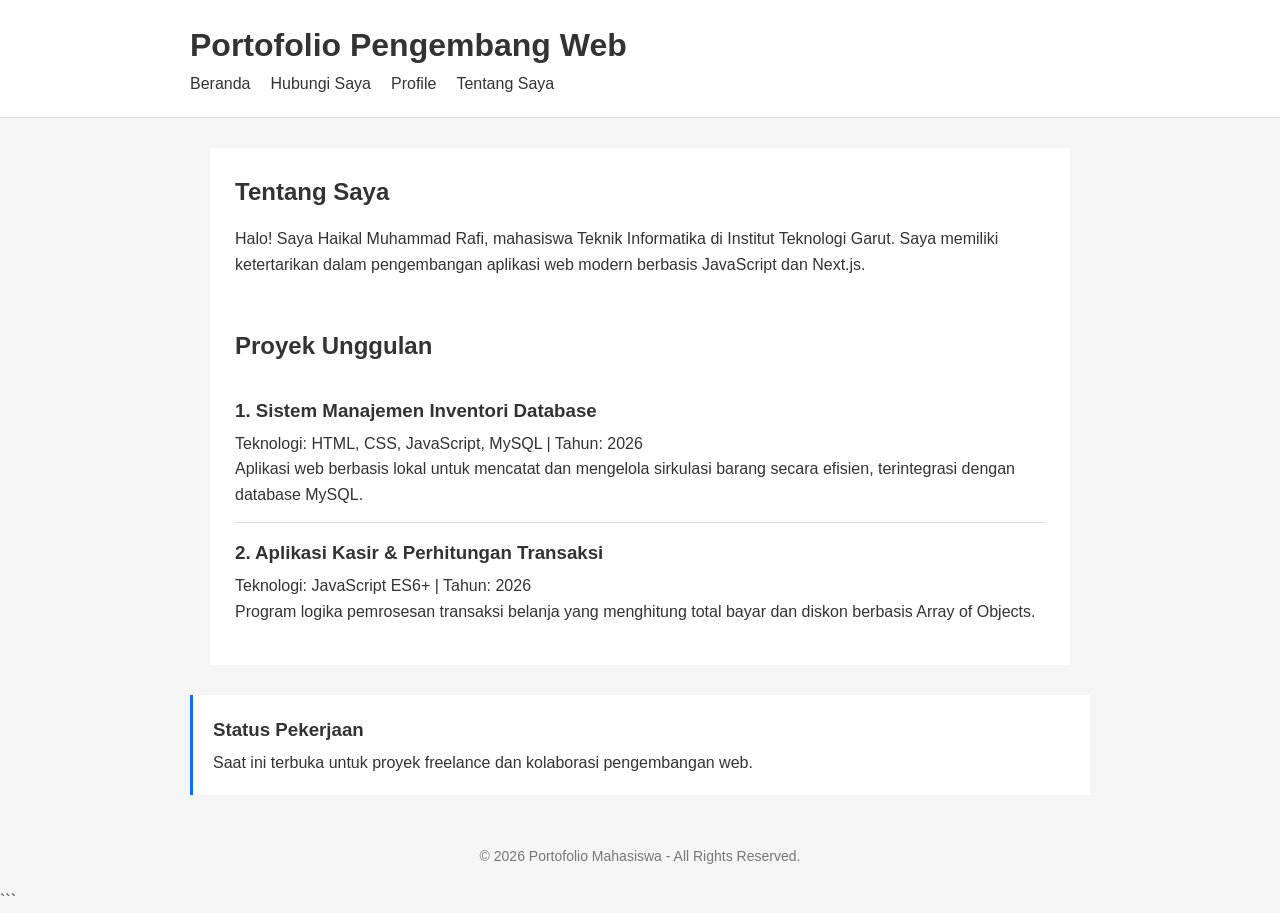
<file: index.html>
<!DOCTYPE html>
<html lang="id">
<head>
    <link rel="stylesheet" href="style.css" />
    <meta charset="UTF-8">
    <meta name="viewport" content="width=device-width, initial-scale=1.0">
    <title>Modul 2 - Web Portofolio Mahasiswa</title>
</head>
<body>

    <header>
        <h1>Portofolio Pengembang Web</h1>

        <nav>
            <ul>
                <li><a href="index.html">Beranda</a></li>
                <li><a href="kontak.html">Hubungi Saya</a></li>
                <li><a href="profile.html">Profile</a></li>
                <li><a href="aboutme.html">Tentang Saya</a></li>
            </ul>
        </nav>
    </header>

    <hr>

    <main>
        <section id="tentang">
            <h2>Tentang Saya</h2>

            <p>
                Halo! Saya Haikal Muhammad Rafi, mahasiswa Teknik Informatika di
                Institut Teknologi Garut. Saya memiliki ketertarikan
                dalam pengembangan aplikasi web modern berbasis
                JavaScript dan Next.js.
            </p>
        </section>

        <hr>

        <section id="proyek">
            <h2>Proyek Unggulan</h2>

            <article>
                <header>
                    <h3>1. Sistem Manajemen Inventori Database</h3>

                    <p>
                        Teknologi: HTML, CSS, JavaScript, MySQL |
                        Tahun: <time datetime="2026">2026</time>
                    </p>
                </header>

                <p>
                    Aplikasi web berbasis lokal untuk mencatat dan
                    mengelola sirkulasi barang secara efisien,
                    terintegrasi dengan database MySQL.
                </p>
            </article>

            <article>
                <header>
                    <h3>2. Aplikasi Kasir &amp; Perhitungan Transaksi</h3>

                    <p>
                        Teknologi: JavaScript ES6+ |
                        Tahun: <time datetime="2026">2026</time>
                    </p>
                </header>

                <p>
                    Program logika pemrosesan transaksi belanja yang
                    menghitung total bayar dan diskon berbasis
                    Array of Objects.
                </p>
            </article>
        </section>
    </main>

    <hr>

    <aside>
        <h3>Status Pekerjaan</h3>

        <p>
            Saat ini terbuka untuk proyek freelance dan kolaborasi
            pengembangan web.
        </p>
    </aside>

    <hr>

    <footer>
        <p>
            &copy; 2026 Portofolio Mahasiswa - All Rights Reserved.
        </p>
    </footer>

</body>
</html>
```
</file>
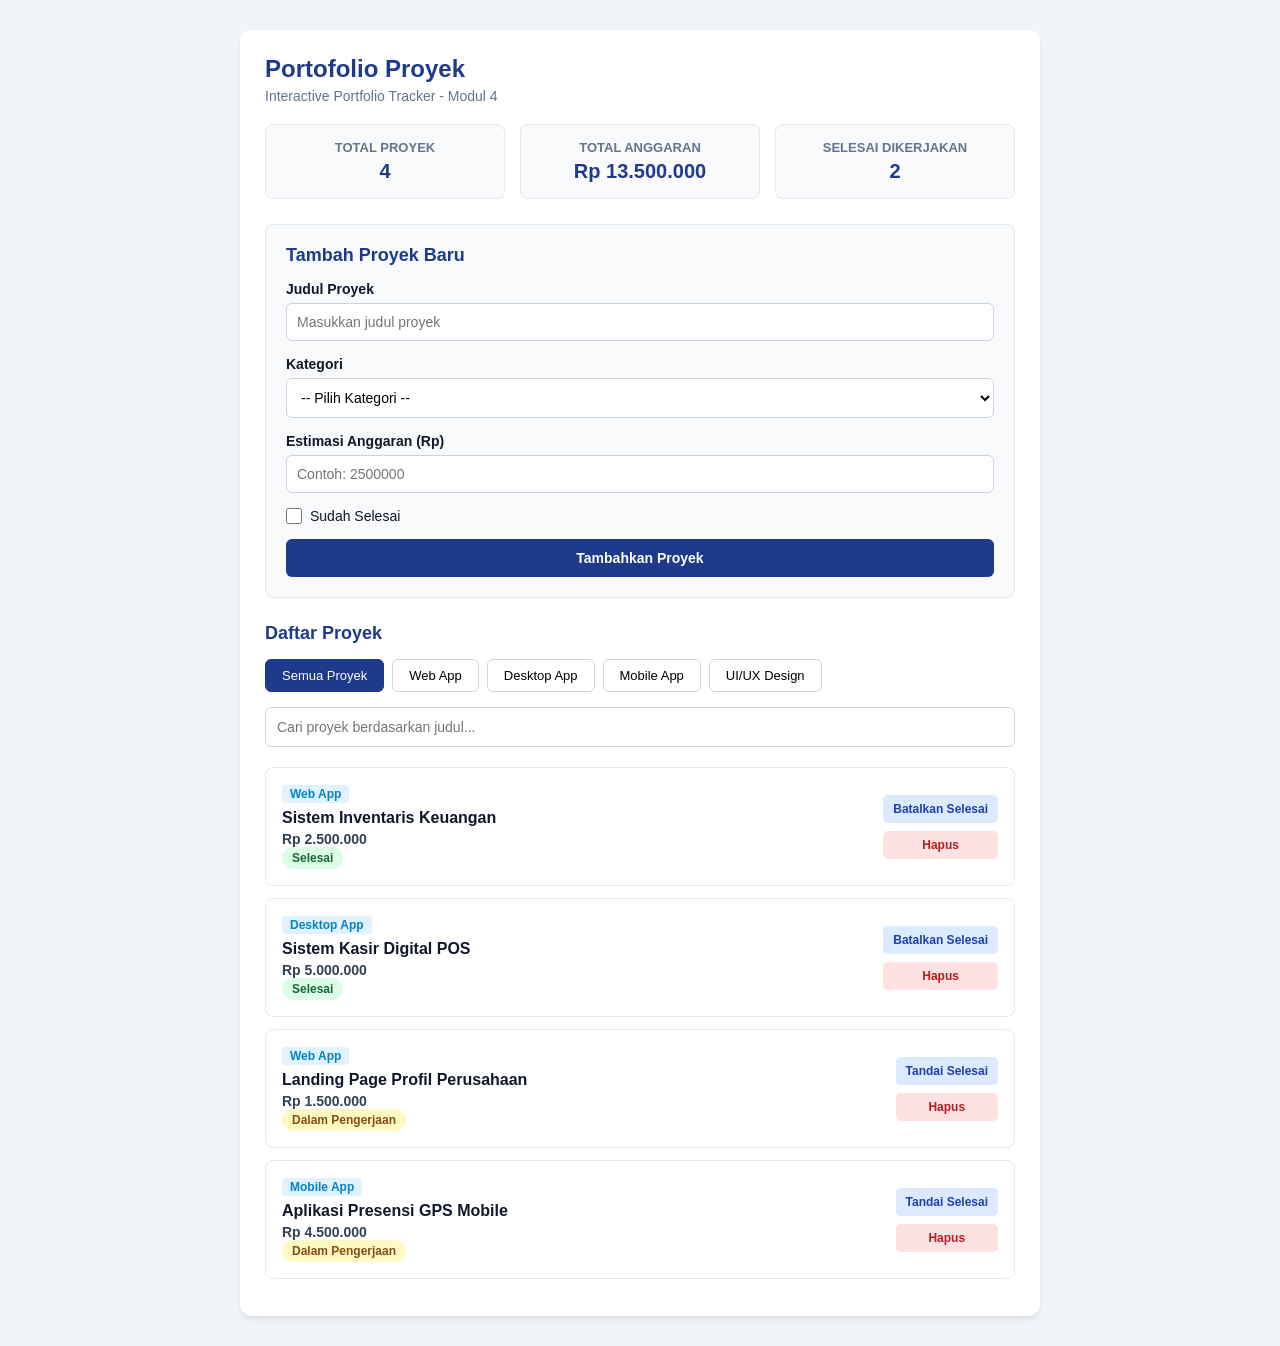
<file: pertemuan4/index.html>
<!doctype html>
<html lang="id">
  <head>
    <meta charset="UTF-8" />
    <meta name="viewport" content="width=device-width, initial-scale=1.0" />
    <title>Interactive Portfolio Tracker</title>

    <style>
      * {
        box-sizing: border-box;
        margin: 0;
        padding: 0;
        font-family: "Segoe UI", Tahoma, Geneva, sans-serif;
      }

      body {
        background-color: #f1f5f9;
        color: #0f172a;
        padding: 30px 15px;
      }

      .container {
        max-width: 800px;
        margin: 0 auto;
        background: #ffffff;
        border-radius: 12px;
        padding: 25px;
        box-shadow: 0 4px 6px -1px rgba(0, 0, 0, 0.1);
      }

      h1 {
        color: #1e3a8a;
        font-size: 24px;
        margin-bottom: 5px;
      }

      .subtitle {
        color: #64748b;
        margin-bottom: 20px;
        font-size: 14px;
      }

      h2 {
        font-size: 18px;
        color: #1e3a8a;
        margin-bottom: 15px;
      }

      .stats-grid {
        display: grid;
        grid-template-columns: repeat(auto-fit, minmax(180px, 1fr));
        gap: 15px;
        margin-bottom: 25px;
      }

      .stat-card {
        background: #f8fafc;
        border: 1px solid #e2e8f0;
        border-radius: 8px;
        padding: 15px;
        text-align: center;
      }

      .stat-card h3 {
        font-size: 13px;
        color: #64748b;
        text-transform: uppercase;
        margin-bottom: 5px;
      }

      .stat-card p {
        font-size: 20px;
        font-weight: bold;
        color: #1e3a8a;
      }

      .form-section {
        background: #f8fafc;
        border: 1px solid #e2e8f0;
        border-radius: 8px;
        padding: 20px;
        margin-bottom: 25px;
      }

      .form-group {
        margin-bottom: 15px;
      }

      .form-group label {
        display: block;
        margin-bottom: 6px;
        font-size: 14px;
        font-weight: 600;
      }

      .form-group input,
      .form-group select {
        width: 100%;
        padding: 10px;
        border: 1px solid #cbd5e1;
        border-radius: 6px;
        font-size: 14px;
        background: #ffffff;
      }

      .form-group input:focus,
      .form-group select:focus {
        outline: 2px solid #93c5fd;
        border-color: #2563eb;
      }

      .checkbox-group {
        display: flex;
        align-items: center;
        gap: 8px;
        margin-bottom: 15px;
        font-size: 14px;
      }

      .checkbox-group input {
        width: 16px;
        height: 16px;
      }

      .btn-primary {
        width: 100%;
        padding: 11px;
        background: #1e3a8a;
        color: white;
        border: none;
        border-radius: 6px;
        font-size: 14px;
        font-weight: 600;
        cursor: pointer;
      }

      .btn-primary:hover {
        background: #1d4ed8;
      }

      .filter-group {
        display: flex;
        gap: 8px;
        margin-bottom: 15px;
        flex-wrap: wrap;
      }

      .btn-filter {
        padding: 8px 16px;
        border: 1px solid #cbd5e1;
        background: #ffffff;
        border-radius: 6px;
        cursor: pointer;
        font-size: 13px;
        font-weight: 500;
        transition: all 0.2s;
      }

      .btn-filter.active,
      .btn-filter:hover {
        background: #1e3a8a;
        color: #ffffff;
        border-color: #1e3a8a;
      }

      .search-group {
        margin-bottom: 20px;
      }

      .search-group input {
        width: 100%;
        padding: 11px;
        border: 1px solid #cbd5e1;
        border-radius: 6px;
        font-size: 14px;
      }

      .project-card {
        border: 1px solid #e2e8f0;
        border-radius: 8px;
        padding: 16px;
        margin-bottom: 12px;
        display: flex;
        justify-content: space-between;
        align-items: center;
        gap: 15px;
        background: #ffffff;
        transition: transform 0.15s ease;
      }

      .project-card:hover {
        transform: translateY(-2px);
        box-shadow: 0 4px 6px rgba(0, 0, 0, 0.05);
      }

      .project-info {
        min-width: 0;
      }

      .project-info h4 {
        font-size: 16px;
        color: #0f172a;
        margin-bottom: 4px;
        overflow-wrap: anywhere;
      }

      .project-category {
        display: inline-block;
        font-size: 12px;
        color: #0284c7;
        background: #e0f2fe;
        padding: 2px 8px;
        border-radius: 4px;
        margin-bottom: 6px;
        font-weight: 600;
      }

      .project-budget {
        font-size: 14px;
        color: #334155;
        font-weight: 600;
      }

      .badge {
        display: inline-block;
        padding: 4px 10px;
        border-radius: 20px;
        font-size: 12px;
        font-weight: 600;
        white-space: nowrap;
      }

      .badge-success {
        background: #dcfce7;
        color: #166534;
      }

      .badge-pending {
        background: #fef9c3;
        color: #854d0e;
      }

      .project-actions {
        display: flex;
        flex-direction: column;
        gap: 8px;
        flex-shrink: 0;
      }

      .btn-action {
        padding: 7px 10px;
        border: none;
        border-radius: 5px;
        cursor: pointer;
        font-size: 12px;
        font-weight: 600;
      }

      .btn-status {
        background: #dbeafe;
        color: #1e40af;
      }

      .btn-delete {
        background: #fee2e2;
        color: #b91c1c;
      }

      .empty-message {
        text-align: center;
        color: #64748b;
        padding: 20px;
      }

      @media (max-width: 480px) {
        .container {
          padding: 18px;
        }

        .project-card {
          align-items: flex-start;
        }

        .project-actions {
          max-width: 115px;
        }

        .btn-filter {
          padding: 8px 10px;
        }
      }
    </style>
  </head>

  <body>
    <div class="container">
      <h1>Portofolio Proyek</h1>
      <p class="subtitle">Interactive Portfolio Tracker - Modul 4</p>

      <!-- Kartu Ringkasan Statistik -->
      <div class="stats-grid">
        <div class="stat-card">
          <h3>Total Proyek</h3>
          <p id="stat-total-projects">0</p>
        </div>

        <div class="stat-card">
          <h3>Total Anggaran</h3>
          <p id="stat-total-budget">Rp 0</p>
        </div>

        <div class="stat-card">
          <h3>Selesai Dikerjakan</h3>
          <p id="stat-completed-projects">0</p>
        </div>
      </div>

      <!-- Form Input Proyek Dinamis -->
      <section class="form-section">
        <h2>Tambah Proyek Baru</h2>

        <form id="project-form">
          <div class="form-group">
            <label for="project-title">Judul Proyek</label>
            <input
              type="text"
              id="project-title"
              placeholder="Masukkan judul proyek"
              required />
          </div>

          <div class="form-group">
            <label for="project-category">Kategori</label>
            <select id="project-category" required>
              <option value="">-- Pilih Kategori --</option>
              <option value="Web App">Web App</option>
              <option value="Mobile App">Mobile App</option>
              <option value="Desktop App">Desktop App</option>
              <option value="UI/UX Design">UI/UX Design</option>
            </select>
          </div>

          <div class="form-group">
            <label for="project-budget">Estimasi Anggaran (Rp)</label>
            <input
              type="number"
              id="project-budget"
              placeholder="Contoh: 2500000"
              min="1"
              step="1"
              required />
          </div>

          <div class="checkbox-group">
            <input type="checkbox" id="project-completed" />
            <label for="project-completed">Sudah Selesai</label>
          </div>

          <button type="submit" class="btn-primary">Tambahkan Proyek</button>
        </form>
      </section>

      <!-- Filter Kategori -->
      <h2>Daftar Proyek</h2>

      <div class="filter-group">
        <button type="button" class="btn-filter active" data-category="Semua">
          Semua Proyek
        </button>

        <button type="button" class="btn-filter" data-category="Web App">
          Web App
        </button>

        <button type="button" class="btn-filter" data-category="Desktop App">
          Desktop App
        </button>

        <button type="button" class="btn-filter" data-category="Mobile App">
          Mobile App
        </button>

        <button type="button" class="btn-filter" data-category="UI/UX Design">
          UI/UX Design
        </button>
      </div>

      <!-- Pencarian Real-Time -->
      <div class="search-group">
        <input
          type="search"
          id="search-input"
          placeholder="Cari proyek berdasarkan judul..."
          aria-label="Cari proyek berdasarkan judul" />
      </div>

      <!-- Kontainer Daftar Proyek -->
      <div id="project-list"></div>
    </div>

    <script src="main.js"></script>
  </body>
</html>
</file>
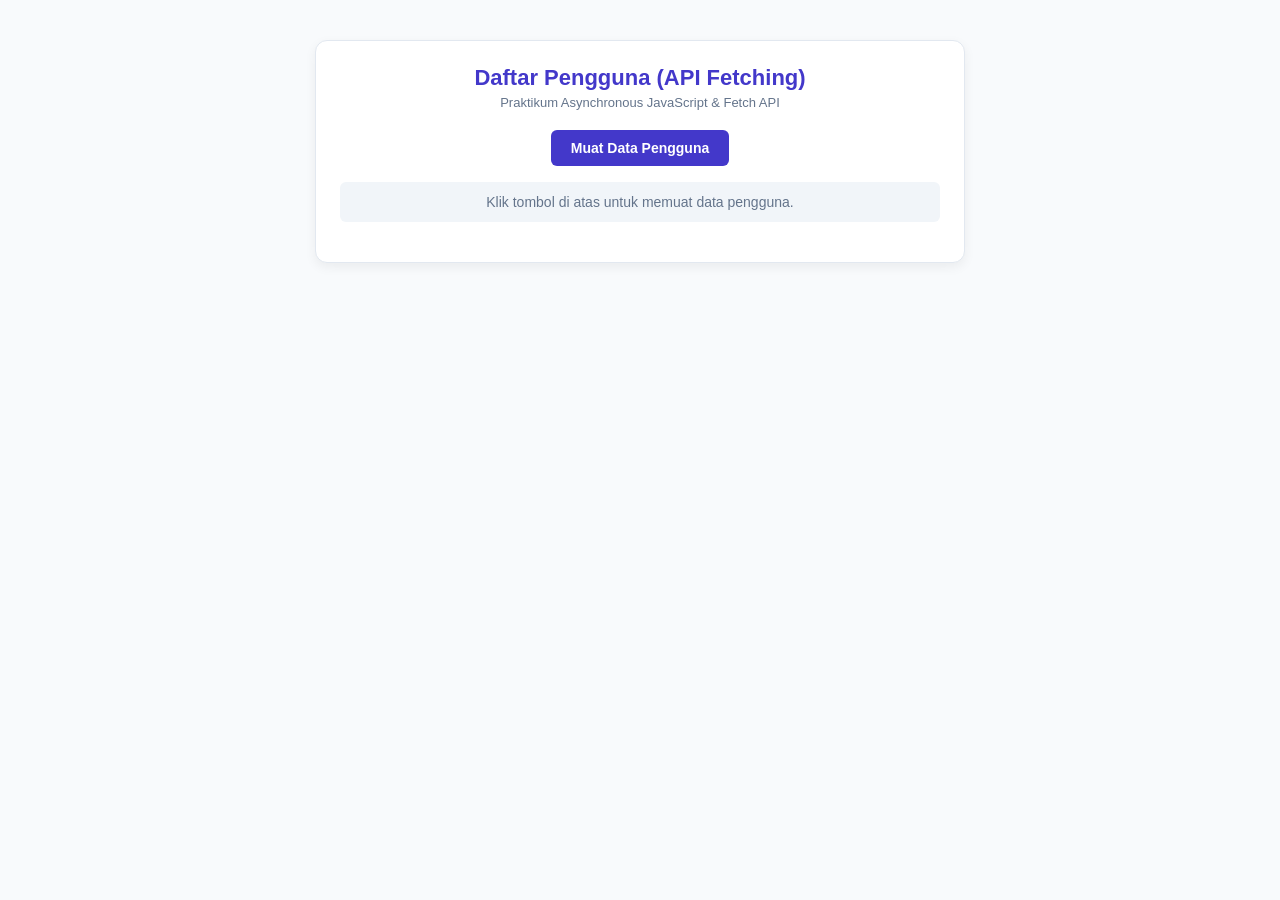
<file: Pertemuan6/index.html>
<!DOCTYPE html>
<html lang="id">
<head>
 <meta charset="UTF-8">
 <meta name="viewport" content="width=device-width, initial-scale=1.0">
 <title>Modul 6 - User Directory App</title>
 <link rel="stylesheet" href="style.css">
</head>
<body>
 <div class="container">
<h2>Daftar Pengguna (API Fetching)</h2>
 <p class="subtitle">Praktikum Asynchronous JavaScript & Fetch API</p>

 <!-- Tombol Aksi -->
 <div class="actions-bar">
 <button id="btnFetch" class="btn-primary">Muat Data Pengguna</button>
 </div>
 <!-- Indikator Status (Loading & Pesan Error) -->
 <div id="statusMessage" class="status-msg">Klik tombol di atas untuk memuat
data pengguna.</div>
 <!-- Kontainer Kartu Pengguna -->
 <div id="userList" class="user-grid"></div>
 </div>
 <script src="script.js"></script>
</body>
</html>
</file>
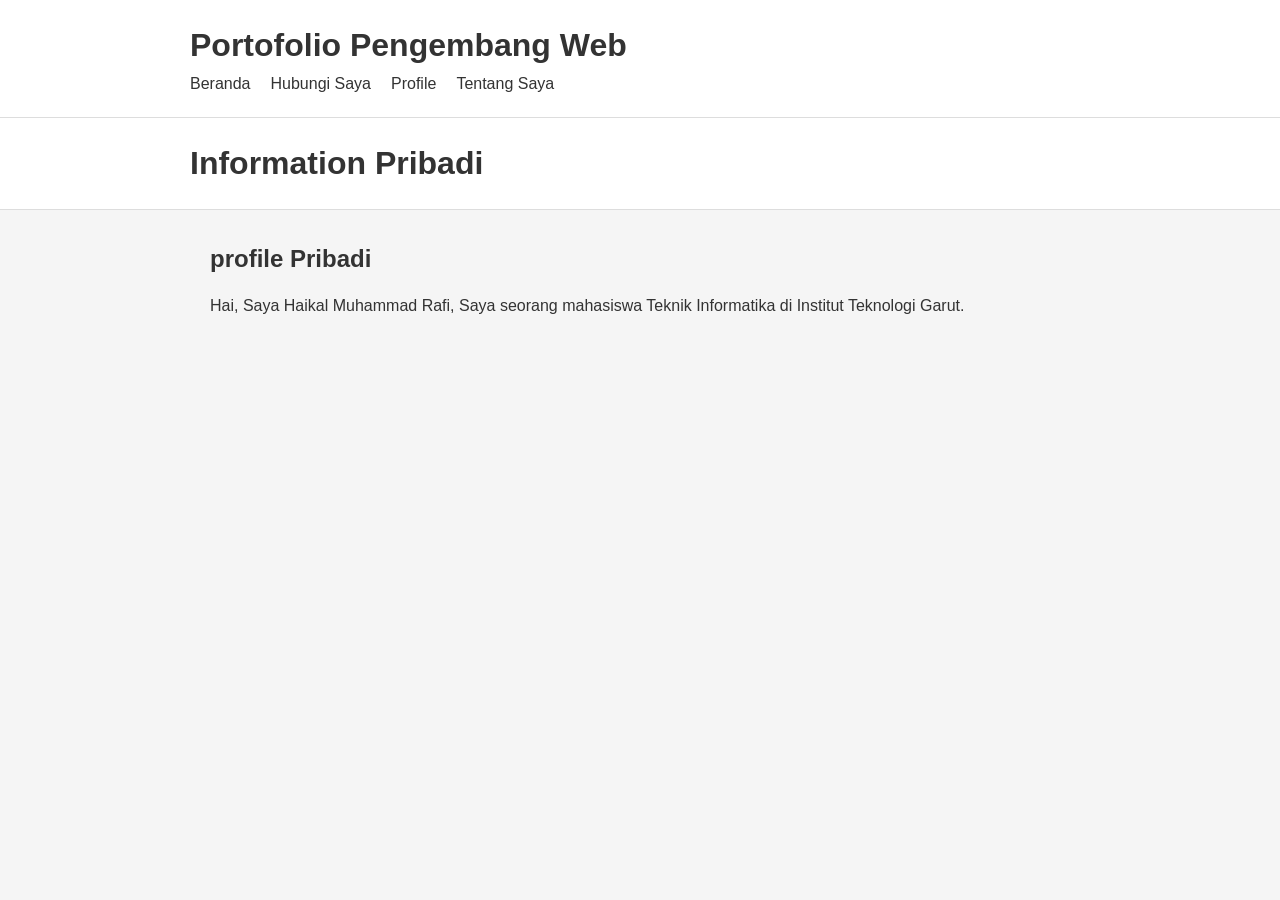
<file: aboutme.html>
<!DOCTYPE html>
<html lang="en">
<head>
    <link rel="stylesheet" href="style.css" />
    <meta charset="UTF-8">
    <meta name="viewport" content="width=device-width, initial-scale=1.0">
    <title>Information pribadi</title>
</head>
<header>
        <h1>Portofolio Pengembang Web</h1>

        <nav>
            <ul>
                <li><a href="index.html">Beranda</a></li>
                <li><a href="kontak.html">Hubungi Saya</a></li>
                <li><a href="profile.html">Profile</a></li>
                <li><a href="aboutme.html">Tentang Saya</a></li>
            </ul>
        </nav>
    </header>
<body>
   <header>
    <h1>Information Pribadi</h1>
   </header>  
   <hr>
   <main>
    <selection>
        <h2>profile Pribadi</h2>
        <p>Hai, Saya Haikal Muhammad Rafi, Saya seorang mahasiswa Teknik Informatika di Institut Teknologi Garut.</p>
    </selection>   
</body>
</html>
</file>
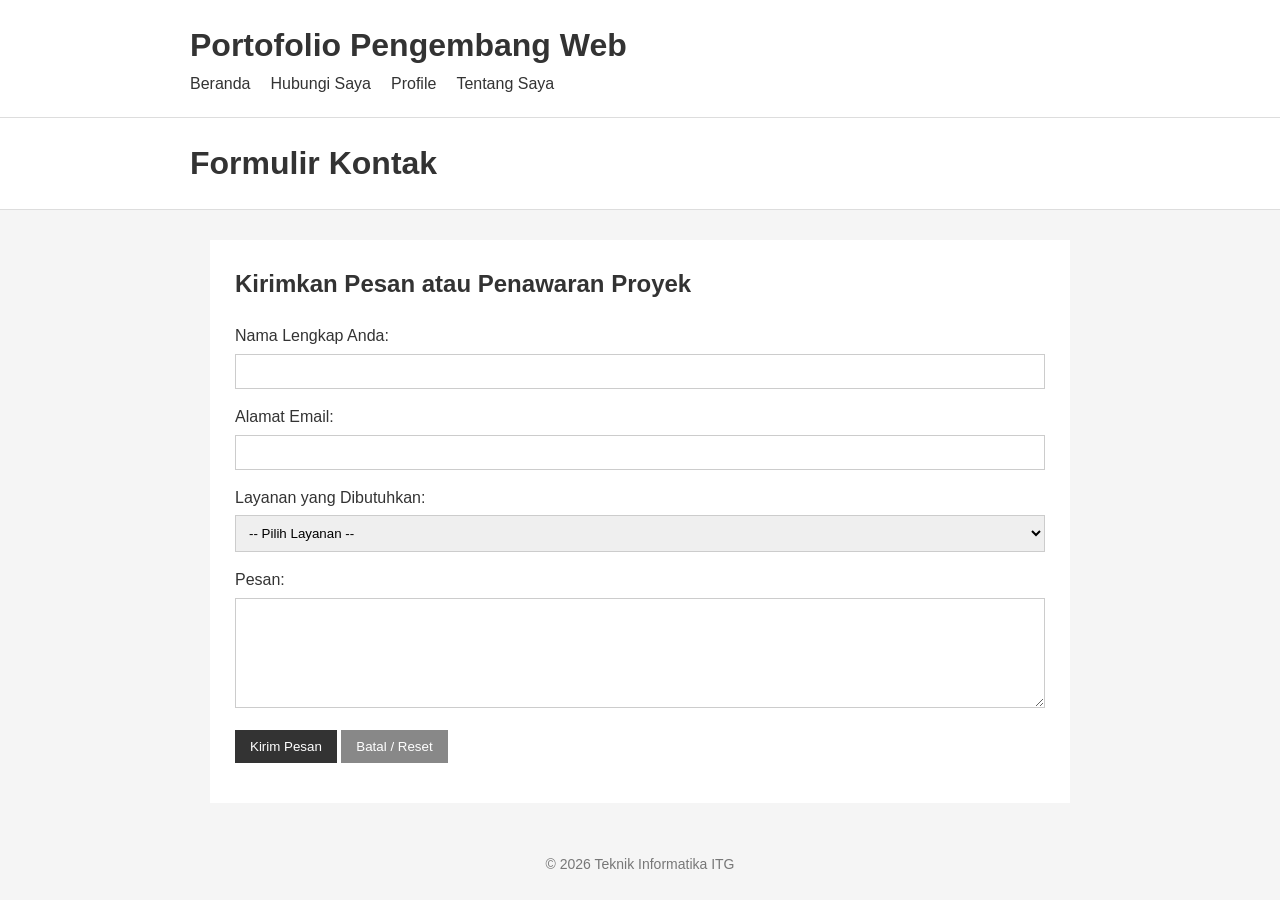
<file: kontak.html>
<!doctype html>
<html lang="id">
  <head>
    <link rel="stylesheet" href="style.css" />
    <meta charset="UTF-8" />
    <meta name="viewport" content="width=device-width, initialscale=1.0" />
    <title>Modul 2 - Form Kontak</title>
  </head>
  <header>
        <h1>Portofolio Pengembang Web</h1>

        <nav>
            <ul>
                <li><a href="index.html">Beranda</a></li>
                <li><a href="kontak.html">Hubungi Saya</a></li>
                <li><a href="profile.html">Profile</a></li>
                <li><a href="aboutme.html">Tentang Saya</a></li>
            </ul>
        </nav>
    </header>
  <body>
    <header>
      <h1>Formulir Kontak</h1>
    </header>
    <hr />
    <main>
      <section>
        <h2>Kirimkan Pesan atau Penawaran Proyek</h2>
        <form>
          <p>
            <label for="nama_pengirim">Nama Lengkap Anda:</label><br />
            <input type="text" id="nama_pengirim" name="nama_pengirim" />
          </p>
          <p>
            <label for="email_pengirim">Alamat Email:</label><br />
            <input type="email" id="email_pengirim" name="email_pengirim" />
          </p>
          <p>
            <label for="jenis_layanan">Layanan yang Dibutuhkan:</label><br />
            <select id="jenis_layanan" name="jenis_layanan">
              <option value="">-- Pilih Layanan --</option>
              <option value="web">Pembuatan Web</option>
              <option value="app">Pengembangan Aplikasi</option>
              <option value="other">Lain-lain</option>
            </select>
          </p>
          <p>
            <label for="pesan">Pesan:</label><br />
            <textarea id="pesan" name="pesan" rows="6" cols="50"></textarea>
          </p>
          <p>
            <button type="submit">Kirim Pesan</button>
            <button type="reset">Batal / Reset</button>
          </p>
        </form>
      </section>
    </main>
    <hr />
    <footer>
      <p>&copy; 2026 Teknik Informatika ITG</p>
    </footer>
  </body>
</html>
</file>
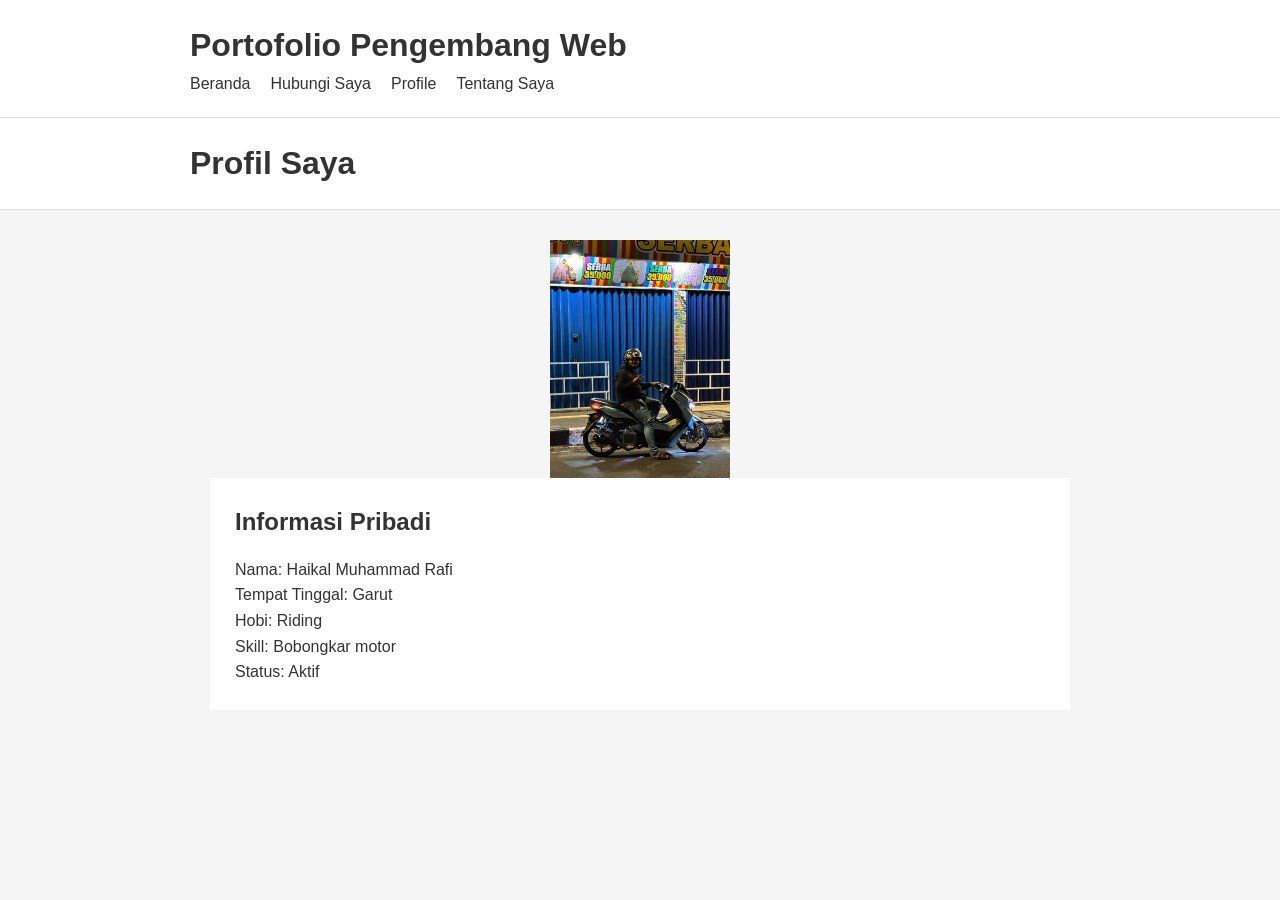
<file: profile.html>
<!doctype html>
<html lang="id">
  <head>
    <link rel="stylesheet" href="style.css" />
    <meta charset="UTF-8" />
    <meta name="viewport" content="width=device-width, initial-scale=1.0" />
    <title>Profil Saya</title>
  </head>
  <body>
    <header>
        <h1>Portofolio Pengembang Web</h1>

        <nav>
            <ul>
                <li><a href="index.html">Beranda</a></li>
                <li><a href="kontak.html">Hubungi Saya</a></li>
                <li><a href="profile.html">Profile</a></li>
                <li><a href="aboutme.html">Tentang Saya</a></li>
            </ul>
        </nav>
    </header>
  </body>
  <body>
    <header>
      <h1>Profil Saya</h1>
    </header>
    <main>
      <img src="profilabi.jpeg" alt="Foto Saya" width="180" />
      <section>
        <h2>Informasi Pribadi</h2>
        <p>Nama: Haikal Muhammad Rafi</p>
        <p>Tempat Tinggal: Garut</p>
        <p>Hobi: Riding</p>
        <p>
          Skill: Bobongkar motor
        </p>
        <p>Status: Aktif</p>
      </section>
    </main>
  </body>
</html>
</file>
<file: style.css>
/* Reset */
* {
  margin: 0;
  padding: 0;
  box-sizing: border-box;
}
body {
  font-family: Arial, sans-serif;
  background-color: #f5f5f5;
  color: #333;
  line-height: 1.6;
}
/* Header */
body > header {
  background-color: white;
  padding: 20px;
  border-bottom: 1px solid #ddd;
}
body > header h1 {
  max-width: 900px;
  margin: auto;
}
/* Navigation */
nav {
  max-width: 900px;
  margin: auto;
}
nav ul {
  display: flex;
  gap: 20px;
  list-style: none;
}
nav a {
  color: #333;
  text-decoration: none;
}
nav a:hover {
  color: #0d6efd;
}
/* Main */
main {
  max-width: 900px;
  margin: 30px auto;
  padding: 0 20px;
}
section {
  background-color: white;
  padding: 25px;
}
/* Gambar */
main img {
  display: block;
  max-width: 100%;
  height: auto;
  margin: 0;
}
/* Judul */
h2 {
  margin-bottom: 15px;
}
h3 {
  margin-bottom: 5px;
}
/* Project */
#project {
  margin-top: 30px;
}
article {
  padding: 15px 0;
  border-bottom: 1px solid #ddd;
}
article:last-child {
  border-bottom: none;
}
/* Form */
form {
  margin-top: 20px;
}
form p {
  margin-bottom: 15px;
}
label {
  display: inline-block;
  margin-bottom: 5px;
}
input[type="text"],
input[type="email"],
select,
textarea {
  width: 100%;
  padding: 9px;
  border: 1px solid #ccc;
  font-family: Arial, sans-serif;
}
textarea {
  resize: vertical;
}
button {
  padding: 9px 15px;
  border: none;
  background-color: #333;
  color: white;
  cursor: pointer;
}
button[type="reset"] {
  background-color: #888;
}
button:hover {
  opacity: 0.8;
}
/* Aside */
aside {
  max-width: 900px;
  margin: 30px auto;
  padding: 20px;
  background-color: white;
  border-left: 3px solid #0d6efd;
}
/* Footer */
footer {
  padding: 20px;
  text-align: center;
  color: #777;
  font-size: 14px;
}
/* Garis <hr> */
hr {
  display: none;
}
/* Tampilan HP */
@media (max-width: 700px) {
  nav ul {
    flex-direction: column;
    gap: 8px;
  }
  main {
    margin-top: 20px;
  }
  main img {
    margin: 0 auto;
  }
  section {
    padding: 20px;
  }
}

/* Foto abi*/
main img {
  display: block;
  max-width: 100%;
  height: auto;
  margin: 0 auto;
}

.foto {
  font-size: 2em;
  color: black;
  text-align: center;
}
</file>
<file: Pertemuan6/style.css>
* { box-sizing: border-box; margin: 0; padding: 0; }
body {
 font-family: 'Segoe UI', Tahoma, Geneva, Verdana, sans-serif;
 background-color: #f8fafc; color: #1e293b; padding: 40px 20px;
 display: flex; justify-content: center;
}
.container {
 background: #ffffff; width: 100%; max-width: 650px; padding: 24px;
 border-radius: 12px; border: 1px solid #e2e8f0; box-shadow: 0 4px 12px
rgba(0,0,0,0.06);
}
h2 { color: #4338ca; text-align: center; margin-bottom: 4px; font-size: 22px; }
.subtitle { color: #64748b; text-align: center; font-size: 13px; margin-bottom: 20px;
}
.actions-bar { display: flex; justify-content: center; margin-bottom: 16px; }
button.btn-primary {
 background-color: #4338ca; color: white; border: none; padding: 10px 20px;
 border-radius: 6px; font-weight: bold; cursor: pointer; font-size: 14px;
 transition: background-color 0.2s;
}
button.btn-primary:hover { background-color: #3730a3; }
button:disabled { background-color: #94a3b8; cursor: not-allowed; }
.status-msg {
 text-align: center; font-size: 14px; color: #64748b; padding: 12px;
 border-radius: 6px; background-color: #f1f5f9; margin-bottom: 16px;
}
.status-msg.error { background-color: #fef2f2; color: #dc2626; border: 1px solid
#fecaca; }
.user-grid {
display: grid; grid-template-columns: repeat(auto-fit, minmax(250px, 1fr));
 gap: 12px;
}
.user-card {
 background: #ffffff; border: 1px solid #e2e8f0; border-radius: 8px; padding: 14px;
}
.user-name { font-size: 15px; font-weight: bold; color: #0f172a; margin-bottom: 4px; }
.user-email { font-size: 13px; color: #0284c7; margin-bottom: 4px; }
.user-company { font-size: 12px; color: #64748b; }
</file>
